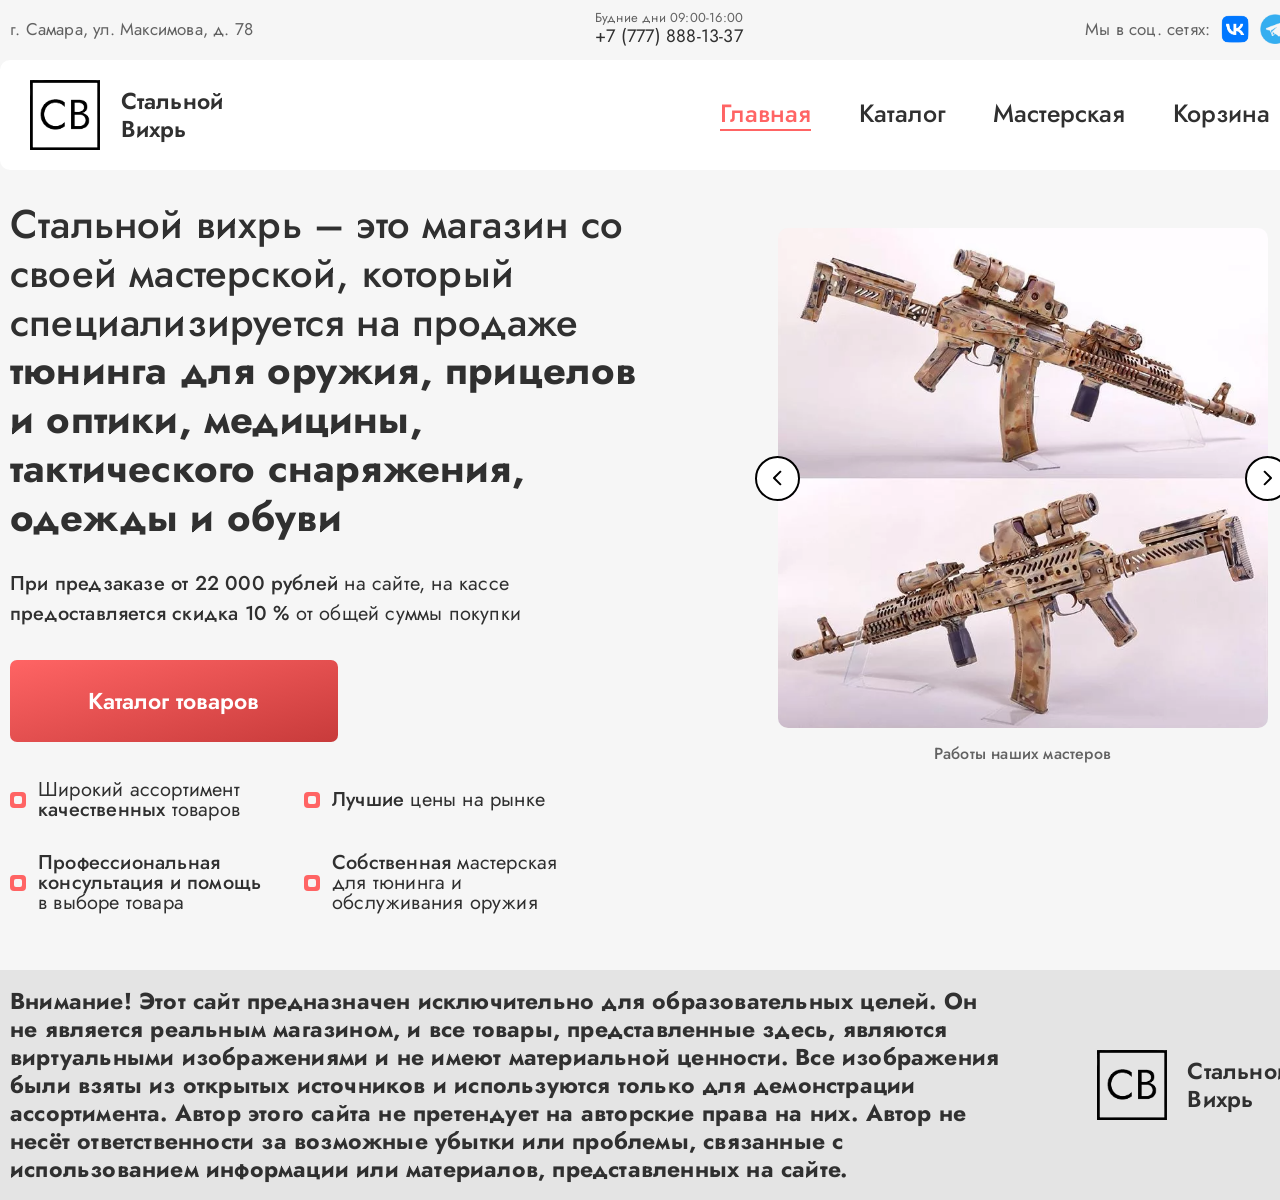
<file: index.html>
<!DOCTYPE html>
<html lang="ru">
<head>
    <meta charset="UTF-8">
    <meta name="viewport" content="width=device-width, initial-scale=1.0">
    <title>Стальной вихрь</title>
    <link rel="stylesheet" href="./css/main.css">
</head>
<body>
    <header>
        <div class="container-main">
            <div class="header-top">
                <p class="header-top__adres">г. Самара, ул. Максимова, д. 78</p>
                <span class="header-top__contact-info">
                    <p class="header-top__contact-info__working-hours">Будние дни 09:00-16:00</p>
                    <p class="header-top__contact-info__telephone">+7 (777) 888-13-37</p>
                </span>
                <div class="header-top__our-social-networks">
                    <p class="header-top__our-social-networks__text">Мы в соц. сетях:</p>
                    <a href="#!"><img class="vk-logo" src="./img/header/header_vk_logo.png" alt="ВК"></a>
                    <a href="#!"><img class="tg-logo" src="./img/header/header_tg_logo.png" alt="ТГ"></a>
                </div>
            </div>
            <div class="header-bottom">
                <nav class="header-bottom__nav">
                    <div class="header-bottom__nav__block">
                        <div class="header-bottom__nav__block__logo">
                            <a href="./index.html"><img src="./img/header/logo.png"></a>
                            <a href="./index.html"><h2>Стальной<br>Вихрь</h2></a>
                        </div>
                        <ul class="header-bottom__nav__block__list">
                            <li><a class="active">Главная</a></li>
                            <li><a class="inactive" href="./pages/catalog.html">Каталог</a></li>
                            <li><a class="inactive" href="./pages/workshop.html">Мастерская</a></li>
                            <li><a class="inactive" href="./pages/basket.html">Корзина</a></li>
                            <!-- <li><a class="inactive" href="#!">Поиск</a></li> -->
                        </ul>
                    </div>
                </nav>
            </div>
        </div>
    </header>
    <main>
        <div class="container-main">
            <section class="description">
                <div class="description__content">
                    <div class="description__content__store-description">
                        <p class="description__content__store-description__title">
                            Стальной вихрь – это магазин со своей мастерской, который специализируется на продаже
                            <span>тюнинга для оружия, прицелов и оптики, медицины, тактического снаряжения, одежды и
                            обуви</span>
                        </p>
                        <p class="description__content__store-description__special-offer">
                            При предзаказе от 22 000 рублей <span>на сайте, на кассе</span> предоставляется скидка 10 %
                            <span>от общей суммы покупки</span>
                        </p>
                        <a href="./pages/catalog.html" class="btn"><span class="btn_text">Каталог товаров</span></a>
                        <div class="description__content__store-description__bullets">
                            <div class="bullet first-bullet">
                                <p class="first-bullet-text">Широкий ассортимент <span>качественных</span> товаров</p>
                            </div>
                            <div class="bullet second-bullet">
                                <p class="second-bullet-text"><span>Лучшие</span> цены на рынке</p>
                            </div>
                            <div class="bullet third-bullet">
                                <p class="third-bullet-text">
                                    <span>Профессиональная консультация и помощь</span> в выборе товара
                                </p>
                            </div>
                            <div class="bullet fourth-bullet">
                                <p class="fourth-bullet-text">
                                    <span>Собственная</span> мастерская для тюнинга и обслуживания оружия
                                </p>
                            </div>
                        </div>
                    </div>
                </div>
                <div class="description__slider">
                    <div class="description__slider__slider-objects">
                        <div class="description__slider__slider-objects__nav">
                            <label for="s1" class="description__slider__slider-objects__nav__object arrow-left"></label>
                            <label for="s2" class="description__slider__slider-objects__nav__object arrow-right"></label>
                        </div>
                        <div class="description__slider__slider-objects__main-objects">
                            <input type="radio" name="s" id="s1">
                            <input type="radio" name="s" id="s2">
                            <div class="description__slider__slider-objects__main-objects__img s1">
                                <img src="./img/main/slider/primer1.png" alt="Пример работы наших мастеров №1">
                            </div>
                            <div class="description__slider__slider-objects__main-objects__img">
                                <img src="./img/main/slider/primer2.png" alt="Пример работы наших мастеров №2">
                            </div>
                        </div>
                    </div>
                    <p class="description__slider__text">Работы наших мастеров</p>
                </div>
            </section>
        </div>
    </main>
    <footer>
        <div class="container-footer">
            <div class="container-main">
                <div class="footer-info">
                    <p class="footer-info__text">
                        Внимание! Этот сайт предназначен исключительно для образовательных целей. Он не является реальным
                        магазином, и все товары, представленные здесь, являются виртуальными изображениями и не имеют
                        материальной ценности. Все изображения были взяты из открытых источников и используются только для
                        демонстрации ассортимента. Автор этого сайта не претендует на авторские права на них. Автор не несёт
                        ответственности за возможные убытки или проблемы, связанные с использованием информации или
                        материалов, представленных на сайте.
                    </p>
                    <div class="footer-info__logo">
                        <img src="./img/header/logo.png" alt="СВ">
                        <h2>Стальной<br>Вихрь</h2>
                    </div>
                </div>
            </div>
        </div>
    </footer>
    <!-- <div class="popup-search">
        <div class="popup-search__body">
            <div class="popup-poisk">Poisk po saytu</div>
            <div class="popup-tovar">Nazvanie tovara (sslylka)</div>
        </div>
    </div> -->
    <script src="./js/main.js"></script>
</body>

</html>
</file>
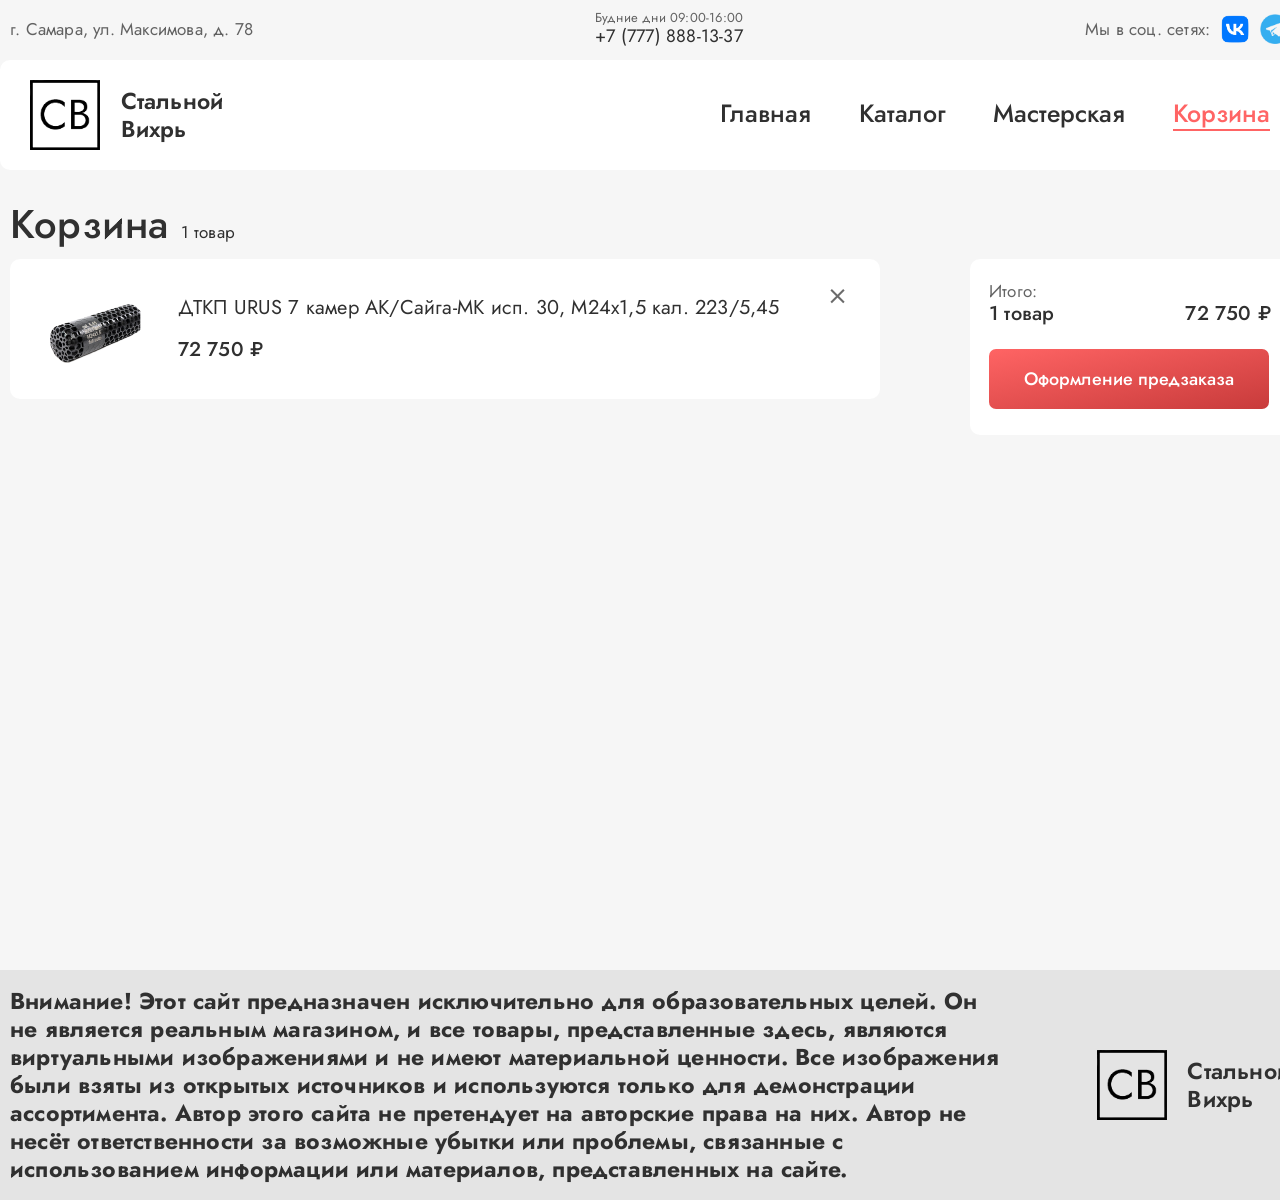
<file: pages/basket.html>
<!DOCTYPE html>
<html lang="ru">

<head>
    <meta charset="UTF-8">
    <meta name="viewport" content="width=device-width, initial-scale=1.0">
    <title>Стальной вихрь</title>
    <link rel="stylesheet" href="./../css/main.css">
</head>

<body>
    <header>
        <div class="container-main">
            <div class="header-top">
                <p class="header-top__adres">г. Самара, ул. Максимова, д. 78</p>
                <span class="header-top__contact-info">
                    <p class="header-top__contact-info__working-hours">Будние дни 09:00-16:00</p>
                    <p class="header-top__contact-info__telephone">+7 (777) 888-13-37</p>
                </span>
                <div class="header-top__our-social-networks">
                    <p class="header-top__our-social-networks__text">Мы в соц. сетях:</p>
                    <a href="#!"><img class="vk-logo" src="./../img/header/header_vk_logo.png" alt="ВК"></a>
                    <a href="#!"><img class="tg-logo" src="./../img/header/header_tg_logo.png" alt="ТГ"></a>
                </div>
            </div>
            <div class="header-bottom">
                <nav class="header-bottom__nav">
                    <div class="header-bottom__nav__block">
                        <div class="header-bottom__nav__block__logo">
                            <a href="./../index.html"><img src="./../img/header/logo.png"></a>
                            <a href="./../index.html">
                                <h2>Стальной<br>Вихрь</h2>
                            </a>
                        </div>
                        <ul class="header-bottom__nav__block__list">
                            <li><a class="inactive" href="./../index.html">Главная</a></li>
                            <li><a class="inactive" href="./catalog.html">Каталог</a></li>
                            <li><a class="inactive" href="./workshop.html">Мастерская</a></li>
                            <li><a class="active">Корзина</a></li>
                            <!-- <li><a class="inactive" href="#!">Поиск</a></li> -->
                        </ul>
                    </div>
                </nav>
            </div>
        </div>
    </header>
    <main>
        <div class="container-main">
            <div class="basket-content">
                <p class="basket-content_text">Корзина <span>1 товар</span></p>
                <div class="chtoto">
                    <div class="basket-content_main">
                        <div class="basket-content_main_card">
                            <div class="basket-content_main_card_items">
                                <div class="basket-content_main_card_items_product">
                                    <img src="./../img/catalog/dtkp-urus-7-kamer.png">
                                    <div class="basket-content_main_card_items_product_text">
                                        <p class="basket-content_main_card_items_product_text_name">ДТКП URUS 7 камер
                                            АК/Сайга-МК исп. 30, М24х1,5 кал. 223/5,45</p>
                                        <p class="basket-content_main_card_items_product_text_price">72 750 ₽</p>
                                    </div>
                                    <div class="basket-content_main_card_items_cross"></div>
                                </div>
                            </div>
                        </div>
                    </div>
                    <div class="basket-content_button">
                        <div class="basket-content_button_items">
                            <div class="basket-content_button_items_text">
                                <div class="basket-content_button_items_text_quantity">
                                    <p class="basket-content_button_items_text_quantity_result-text">Итого:</p>
                                    <p class="basket-content_button_items_text_quantity_number">1 товар</p>
                                </div>
                                <p class="basket-content_button_items_text_price">72 750 ₽</p>
                            </div>
                            <a class="btn basket-content_button_items_button" href="./basket2.html">
                                <span class="btn_text basket-content_button_items_button_text">
                                    Оформление предзаказа
                                </span>
                            </a>
                        </div>
                    </div>
                </div>
            </div>
        </div>
    </main>
    <footer>
        <div class="container-footer">
            <div class="container-main">
                <div class="footer-info">
                    <p class="footer-info__text">
                        Внимание! Этот сайт предназначен исключительно для образовательных целей. Он не является
                        реальным
                        магазином, и все товары, представленные здесь, являются виртуальными изображениями и не имеют
                        материальной ценности. Все изображения были взяты из открытых источников и используются только
                        для
                        демонстрации ассортимента. Автор этого сайта не претендует на авторские права на них. Автор не
                        несёт
                        ответственности за возможные убытки или проблемы, связанные с использованием информации или
                        материалов, представленных на сайте.
                    </p>
                    <div class="footer-info__logo">
                        <img src="./../img/header/logo.png" alt="СВ">
                        <h2>Стальной<br>Вихрь</h2>
                    </div>
                </div>
            </div>
        </div>
    </footer>
    <div class="popup" id="page1">
        <div class="popup__body">
            <div class="popup__body_content">
                <div class="popup__body_content_wrapper">
                    <div class="popup__body_content_text">
                        <span class="popup__body_content_text_warning">Важно</span>
                        <p class="popup__body_content_text_main">
                            Наш интернет-магазин работает по системе предзаказов.<br>
                            Как это работает:<br>
                            · На сайте вы можете выбрать и оформить предзаказ на любой товар из каталога.<br>
                            · Выберите удобное время получения заказа в течение следующих трёх рабочих дней.<br>
                            · После оформления заказа вы получите уникальный код.<br>
                            · В назначенное время приходите в магазин и покажите код на кассе.<br>
                            · После осмотра товара, оплачивайте понравившийся товар на кассе.<br>
                            Благодарим за понимание!
                        </p>
                    </div>
                </div>
                <button class="popup__body_content_button">Хорошо</button>
            </div>
            <!-- <div class="popup__body_close"></div> -->
        </div>
    </div>
    <div class="popup" id="page2">
        <div class="popup__body">
            <div class="popup__body_content">
                <div class="popup__body_content_wrapper">
                    <div class="popup__body_content_text">
                        <span class="popup__body_content_text_warning">Важно</span>
                        <p class="popup__body_content_text_main">
                            
                        </p>
                    </div>
                </div>
                <button class="popup__body_content_button">Хорошо</button>
            </div>
            <!-- <div class="popup__body_close"></div> -->
        </div>
    </div>
    <div class="popup" id="page3">
        <div class="popup__body">
            <div class="popup__body_content">
                <div class="popup__body_content_wrapper">
                    <div class="popup__body_content_text">
                        <span class="popup__body_content_text_warning">Важно</span>
                        <p class="popup__body_content_text_main">
                            Наш интернет-магазин работает по системе предзаказов.<br>
                            Как это работает:<br>
                            · На сайте вы можете выбрать и оформить предзаказ на любой товар из каталога.<br>
                            · Выберите удобное время получения заказа в течение следующих трёх рабочих дней.<br>
                            · После оформления заказа вы получите уникальный код.<br>
                            · В назна
                        </p>
                    </div>
                </div>
                <button class="popup__body_content_button">Хорошо</button>
            </div>
            <!-- <div class="popup__body_close"></div> -->
        </div>
    </div>
    <script src="./../js/main.js"></script>
</body>

</html>
</file>
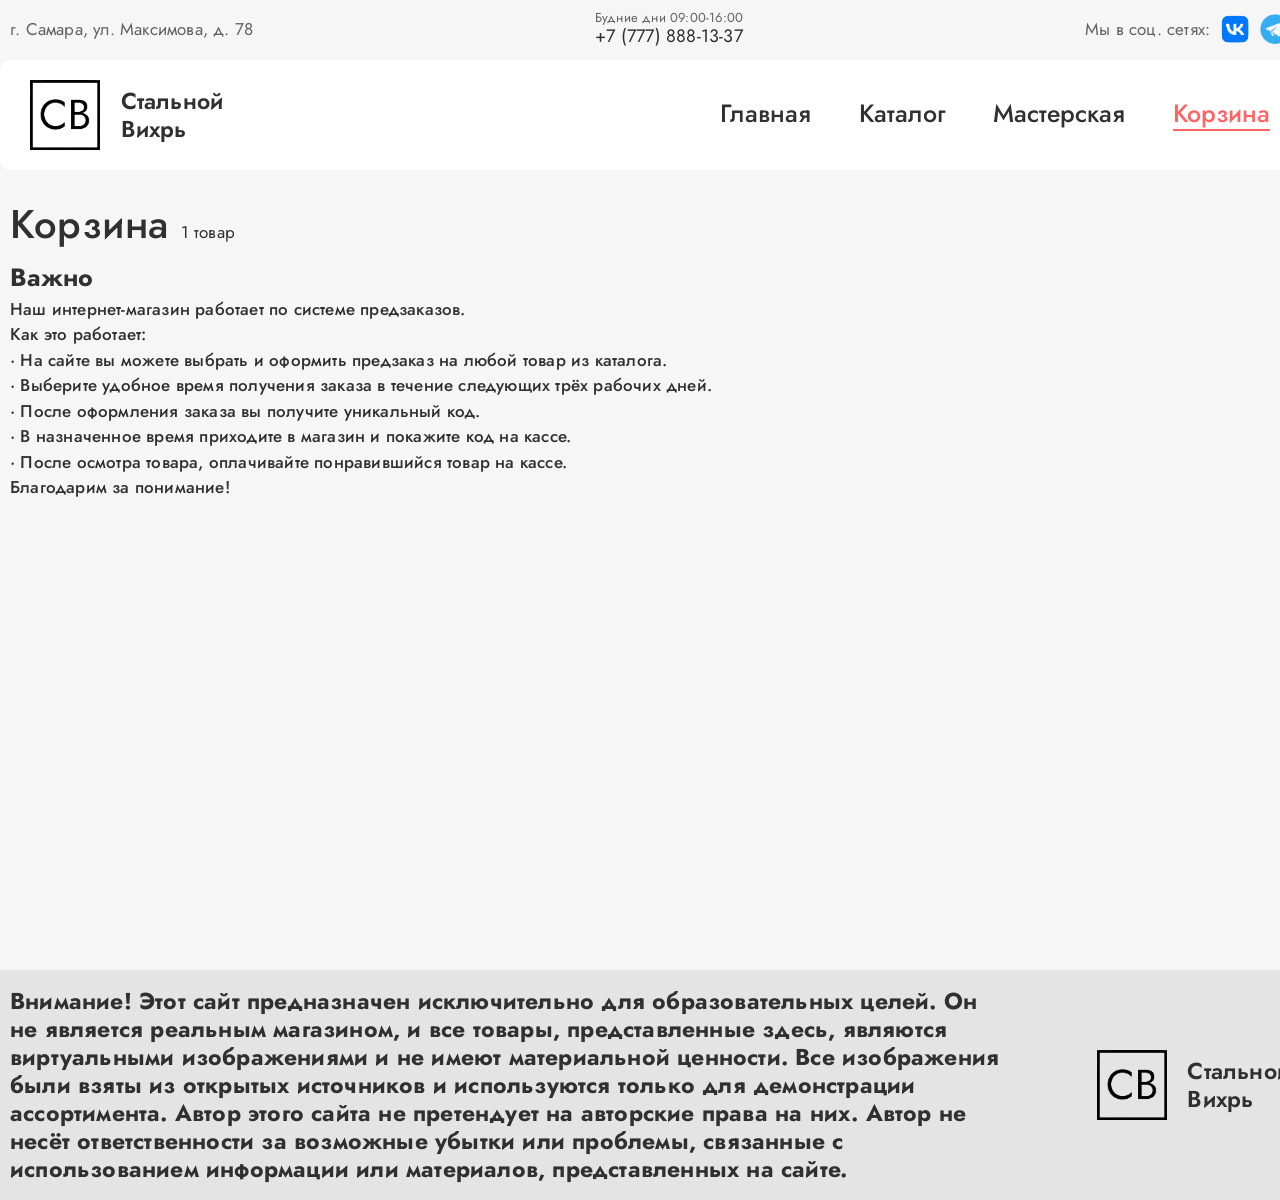
<file: pages/basket2.html>
<!DOCTYPE html>
<html lang="ru">

<head>
    <meta charset="UTF-8">
    <meta name="viewport" content="width=device-width, initial-scale=1.0">
    <title>Стальной вихрь</title>
    <link rel="stylesheet" href="./../css/main.css">
</head>

<body>
    <header>
        <div class="container-main">
            <div class="header-top">
                <p class="header-top__adres">г. Самара, ул. Максимова, д. 78</p>
                <span class="header-top__contact-info">
                    <p class="header-top__contact-info__working-hours">Будние дни 09:00-16:00</p>
                    <p class="header-top__contact-info__telephone">+7 (777) 888-13-37</p>
                </span>
                <div class="header-top__our-social-networks">
                    <p class="header-top__our-social-networks__text">Мы в соц. сетях:</p>
                    <a href="#!"><img class="vk-logo" src="./../img/header/header_vk_logo.png" alt="ВК"></a>
                    <a href="#!"><img class="tg-logo" src="./../img/header/header_tg_logo.png" alt="ТГ"></a>
                </div>
            </div>
            <div class="header-bottom">
                <nav class="header-bottom__nav">
                    <div class="header-bottom__nav__block">
                        <div class="header-bottom__nav__block__logo">
                            <a href="./../index.html"><img src="./../img/header/logo.png"></a>
                            <a href="./../index.html">
                                <h2>Стальной<br>Вихрь</h2>
                            </a>
                        </div>
                        <ul class="header-bottom__nav__block__list">
                            <li><a class="inactive" href="./../index.html">Главная</a></li>
                            <li><a class="inactive" href="./catalog.html">Каталог</a></li>
                            <li><a class="inactive" href="./workshop.html">Мастерская</a></li>
                            <li><a class="active">Корзина</a></li>
                            <!-- <li><a class="inactive" href="#!">Поиск</a></li> -->
                        </ul>
                    </div>
                </nav>
            </div>
        </div>
    </header>
    <main>
        <div class="container-main">
            <div class="basket-content">
                <p class="basket-content_text">Корзина <span>1 товар</span></p>
                <div class="basket-content_main">
                    <div class="basket-content_main_warning">
                        <span class="popup__body_content_text_warning">Важно</span>
                        <p class="popup__body_content_text_main">
                            Наш интернет-магазин работает по системе предзаказов.<br>
                            Как это работает:<br>
                            · На сайте вы можете выбрать и оформить предзаказ на любой товар из каталога.<br>
                            · Выберите удобное время получения заказа в течение следующих трёх рабочих дней.<br>
                            · После оформления заказа вы получите уникальный код.<br>
                            · В назначенное время приходите в магазин и покажите код на кассе.<br>
                            · После осмотра товара, оплачивайте понравившийся товар на кассе.<br>
                            Благодарим за понимание!
                        </p>
                    </div>
                </div>
            </div>
        </div>
    </main>
    <footer>
        <div class="container-footer">
            <div class="container-main">
                <div class="footer-info">
                    <p class="footer-info__text">
                        Внимание! Этот сайт предназначен исключительно для образовательных целей. Он не является
                        реальным
                        магазином, и все товары, представленные здесь, являются виртуальными изображениями и не имеют
                        материальной ценности. Все изображения были взяты из открытых источников и используются только
                        для
                        демонстрации ассортимента. Автор этого сайта не претендует на авторские права на них. Автор не
                        несёт
                        ответственности за возможные убытки или проблемы, связанные с использованием информации или
                        материалов, представленных на сайте.
                    </p>
                    <div class="footer-info__logo">
                        <img src="./../img/header/logo.png" alt="СВ">
                        <h2>Стальной<br>Вихрь</h2>
                    </div>
                </div>
            </div>
        </div>
    </footer>
    <div class="popup" id="page1">
        <div class="popup__body">
            <div class="popup__body_content">
                <div class="popup__body_content_wrapper">
                    <div class="popup__body_content_text">
                        
                    </div>
                </div>
                <button class="popup__body_content_button">Хорошо</button>
            </div>
            <!-- <div class="popup__body_close"></div> -->
        </div>
    </div>
    <div class="popup" id="page2">
        <div class="popup__body">
            <div class="popup__body_content">
                <div class="popup__body_content_wrapper">
                    <div class="popup__body_content_text">
                        <span class="popup__body_content_text_warning">Важно</span>
                        <p class="popup__body_content_text_main">
                            
                        </p>
                    </div>
                </div>
                <button class="popup__body_content_button">Хорошо</button>
            </div>
            <!-- <div class="popup__body_close"></div> -->
        </div>
    </div>
    <div class="popup" id="page3">
        <div class="popup__body">
            <div class="popup__body_content">
                <div class="popup__body_content_wrapper">
                    <div class="popup__body_content_text">
                        
                    </div>
                </div>
                <button class="popup__body_content_button">Хорошо</button>
            </div>
            <!-- <div class="popup__body_close"></div> -->
        </div>
    </div>
    <script src="./../js/main.js"></script>
</body>

</html>
</file>
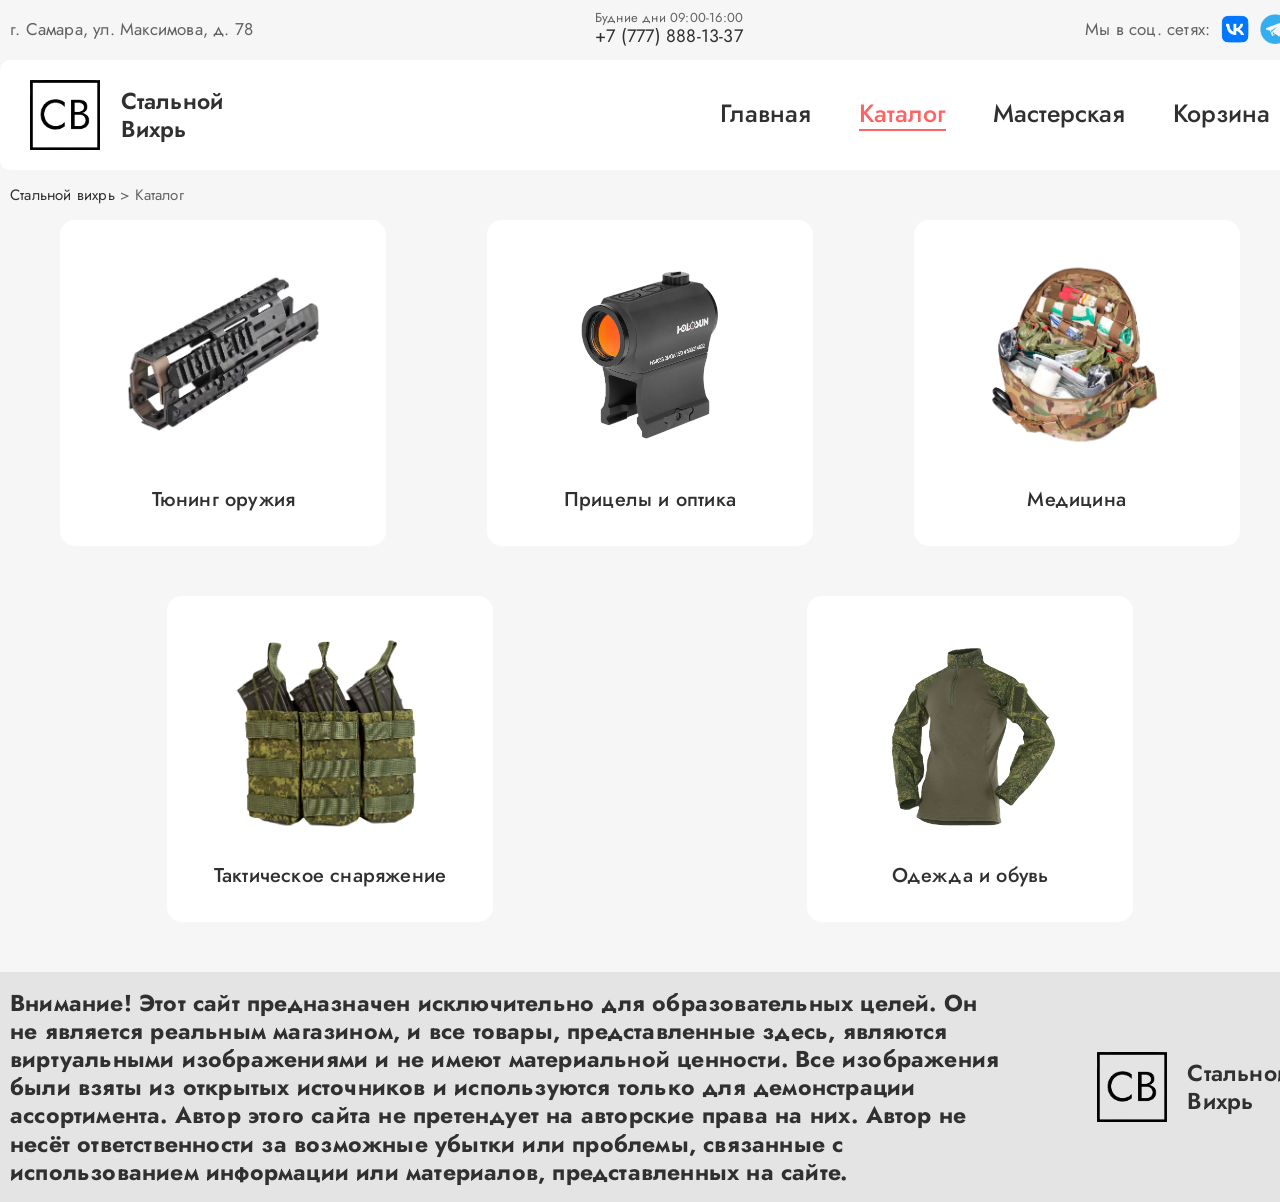
<file: pages/catalog.html>
<!DOCTYPE html>
<html lang="ru">

<head>
    <meta charset="UTF-8">
    <meta name="viewport" content="width=device-width, initial-scale=1.0">
    <title>Стальной вихрь</title>
    <link rel="stylesheet" href="./../css/main.css">
</head>

<body>
    <header>
        <div class="container-main">
            <div class="header-top">
                <p class="header-top__adres">г. Самара, ул. Максимова, д. 78</p>
                <span class="header-top__contact-info">
                    <p class="header-top__contact-info__working-hours">Будние дни 09:00-16:00</p>
                    <p class="header-top__contact-info__telephone">+7 (777) 888-13-37</p>
                </span>
                <div class="header-top__our-social-networks">
                    <p class="header-top__our-social-networks__text">Мы в соц. сетях:</p>
                    <a href="#!"><img class="vk-logo" src="./../img/header/header_vk_logo.png" alt="ВК"></a>
                    <a href="#!"><img class="tg-logo" src="./../img/header/header_tg_logo.png" alt="ТГ"></a>
                </div>
            </div>
            <div class="header-bottom">
                <nav class="header-bottom__nav">
                    <div class="header-bottom__nav__block">
                        <div class="header-bottom__nav__block__logo">
                            <a href="./../index.html"><img src="./../img/header/logo.png"></a>
                            <a href="./../index.html">
                                <h2>Стальной<br>Вихрь</h2>
                            </a>
                        </div>
                        <ul class="header-bottom__nav__block__list">
                            <li><a class="inactive" href="./../index.html">Главная</a></li>
                            <li><a class="active">Каталог</a></li>
                            <li><a class="inactive" href="./workshop.html">Мастерская</a></li>
                            <li><a class="inactive" href="./basket.html">Корзина</a></li>
                            <!-- <li><a class="inactive" href="#!">Поиск</a></li> -->
                        </ul>
                    </div>
                </nav>
            </div>
        </div>
    </header>
    <main>
        <div class="container-catalog">
            <p class="container-catalog_nav">
                <a href="./../index.html">Стальной вихрь</a> <span>> Каталог</span>
            </p>
            <div class="znachki-tovarov">
                <a href="./tuning.html">
                    <div class="znachok perviy-znachok">
                        <img class="fotka-znacka" src="./../img/catalog/c_agressor.png">
                        <p>Тюнинг оружия</p>
                    </div>
                </a>
                <a href="#!">
                    <div class="znachok perviy-znachok">
                        <img class="fotka-znacka" src="./../img/catalog/kp_holosun_micro_hs403b.png">
                        <p>Прицелы и оптика</p>
                    </div>
                </a>
                <a href="#!">
                    <div class="znachok perviy-znachok">
                        <img class="fotka-znacka" src="./../img/catalog/m_nabor1.png">
                        <p>Медицина</p>
                    </div>
                </a>
                <a href="#!">
                    <div class="znachok perviy-znachok">
                        <img class="fotka-znacka" src="./../img/catalog/podsumok1.png">
                        <p>Тактическое снаряжение</p>
                    </div>
                </a>
                <a href="#!">
                    <div class="znachok perviy-znachok">
                        <img class="fotka-znacka" src="./../img/catalog/br_ana_tactical_(cifra rf).png">
                        <p>Одежда и обувь</p>
                    </div>
                </a>
            </div>
        </div>
    </main>
    <footer>
        <div class="container-footer">
            <div class="container-main">
                <div class="footer-info">
                    <p class="footer-info__text">
                        Внимание! Этот сайт предназначен исключительно для образовательных целей. Он не является
                        реальным
                        магазином, и все товары, представленные здесь, являются виртуальными изображениями и не имеют
                        материальной ценности. Все изображения были взяты из открытых источников и используются только
                        для
                        демонстрации ассортимента. Автор этого сайта не претендует на авторские права на них. Автор не
                        несёт
                        ответственности за возможные убытки или проблемы, связанные с использованием информации или
                        материалов, представленных на сайте.
                    </p>
                    <div class="footer-info__logo">
                        <img src="./../img/header/logo.png" alt="СВ">
                        <h2>Стальной<br>Вихрь</h2>
                    </div>
                </div>
            </div>
        </div>
    </footer>
</body>

</html>
</file>
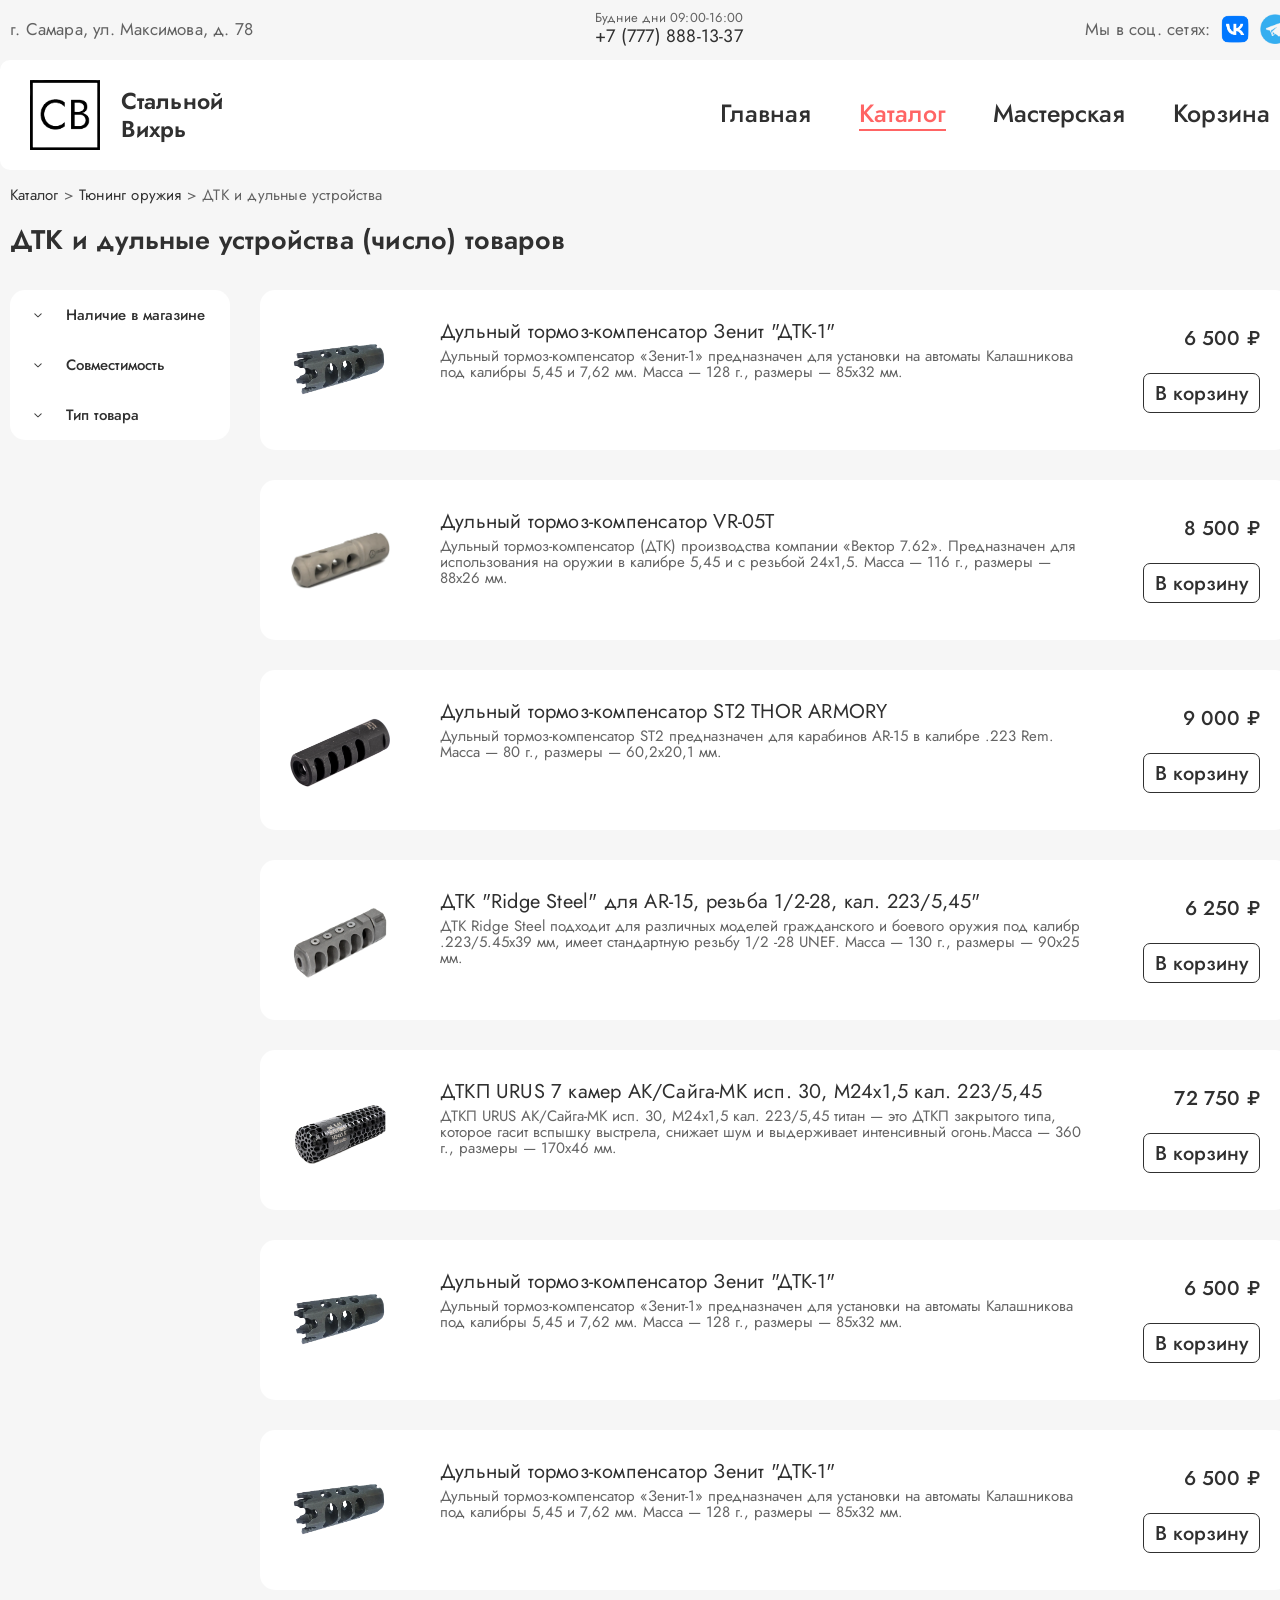
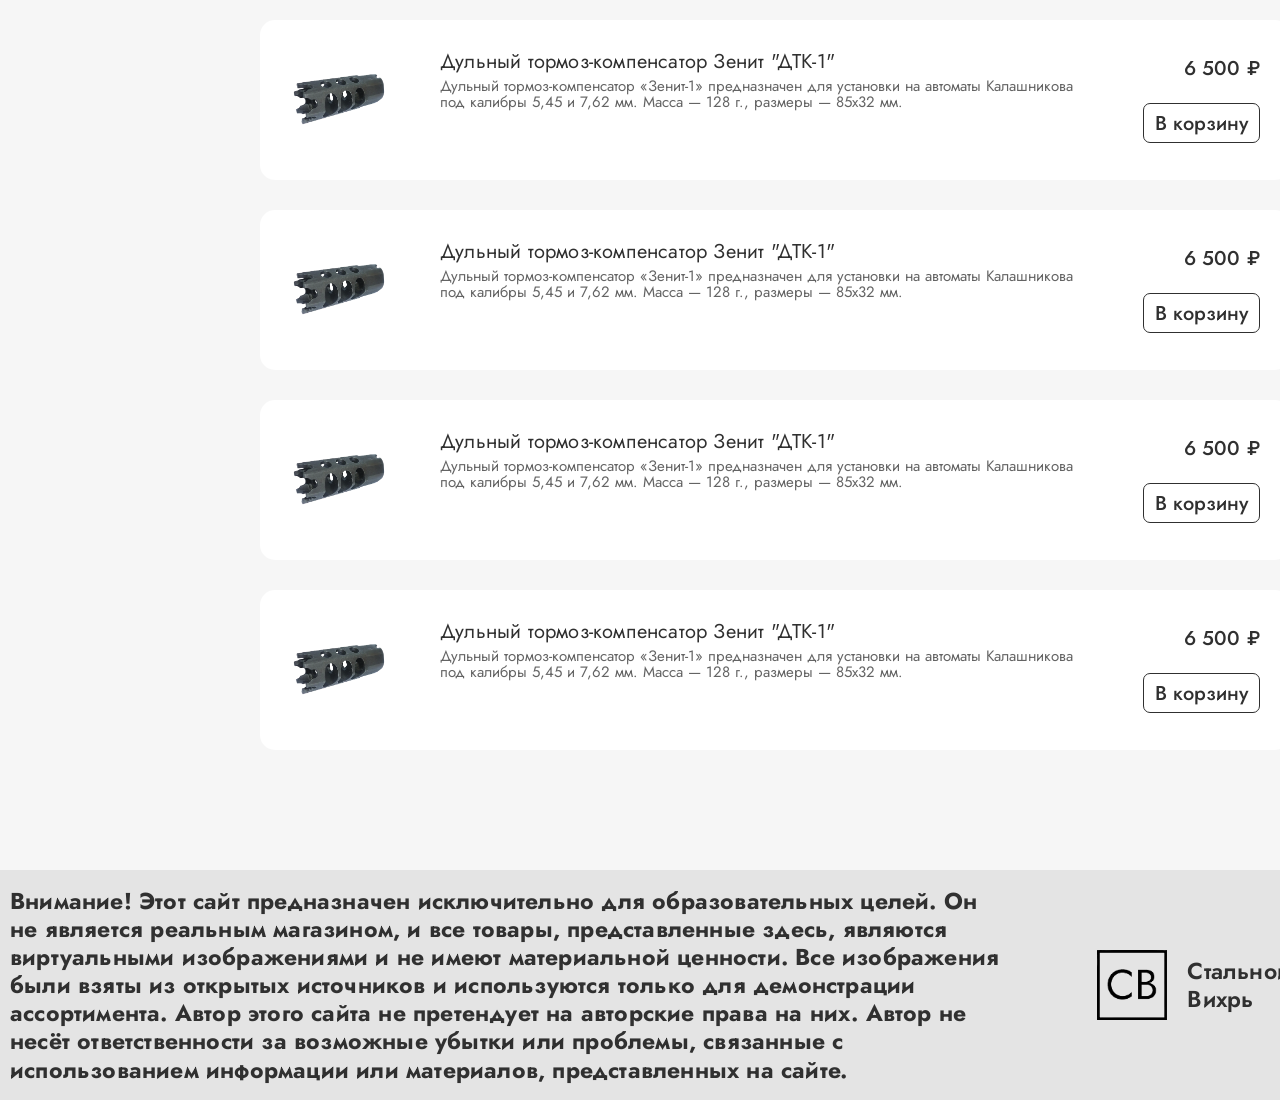
<file: pages/dtk.html>
<!DOCTYPE html>
<html lang="ru">

<head>
    <meta charset="UTF-8">
    <meta name="viewport" content="width=device-width, initial-scale=1.0">
    <title>Стальной вихрь</title>
    <link rel="stylesheet" href="./../css/main.css">
</head>

<body>
    <header>
        <div class="container-main">
            <div class="header-top">
                <p class="header-top__adres">г. Самара, ул. Максимова, д. 78</p>
                <span class="header-top__contact-info">
                    <p class="header-top__contact-info__working-hours">Будние дни 09:00-16:00</p>
                    <p class="header-top__contact-info__telephone">+7 (777) 888-13-37</p>
                </span>
                <div class="header-top__our-social-networks">
                    <p class="header-top__our-social-networks__text">Мы в соц. сетях:</p>
                    <a href="#!"><img class="vk-logo" src="./../img/header/header_vk_logo.png" alt="ВК"></a>
                    <a href="#!"><img class="tg-logo" src="./../img/header/header_tg_logo.png" alt="ТГ"></a>
                </div>
            </div>
            <div class="header-bottom">
                <nav class="header-bottom__nav">
                    <div class="header-bottom__nav__block">
                        <div class="header-bottom__nav__block__logo">
                            <a href="./../index.html"><img src="./../img/header/logo.png"></a>
                            <a href="./../index.html">
                                <h2>Стальной<br>Вихрь</h2>
                            </a>
                        </div>
                        <ul class="header-bottom__nav__block__list">
                            <li><a class="inactive" href="./../index.html">Главная</a></li>
                            <li><a class="active">Каталог</a></li>
                            <li><a class="inactive" href="./workshop.html">Мастерская</a></li>
                            <li><a class="inactive" href="./basket.html">Корзина</a></li>
                            <!-- <li><a class="inactive" href="#!">Поиск</a></li> -->
                        </ul>
                    </div>
                </nav>
            </div>
        </div>
    </header>
    <main>
        <div class="container-catalog">
            <p class="container-catalog_nav">
                <a href="./catalog.html">Каталог</a><span> > </span><a href="./tuning.html">Тюнинг оружия</a> <span>> ДТК и дульные устройства</span>
            </p>
            <div class="dtk-catalog">
                <p class="dtk-description">ДТК и дульные устройства (число) товаров</p>
                <div class="dtk-catalog__objects">
                    <section class="dtk-catalog__objects_nav">
                        <div class="yacheyka">
                            <input class="fghjk" id="ac-1" name="accordion-1" type="checkbox">
                            <div class="obezyanik">
                                <div class="parametr"></div>
                                <label for="ac-1">Наличие в магазине</label>
                            </div>
                            <article>
                                <p>В наличии</p>
                            </article>
                        </div>
                        <div class="yacheyka">
                            <input class="fghjk" id="ac-2" name="accordion-1" type="checkbox">
                            <div class="obezyanik">
                                <div class="parametr"></div>
                                <label for="ac-2">Совместимость</label>
                            </div>
                            <article>
                                <p>АК - платформа</p>
                                <p>AR - платформа</p>
                            </article>
                        </div>
                        <div class="yacheyka">
                            <input class="fghjk" id="ac-3" name="accordion-1" type="checkbox">
                            <div class="obezyanik">
                                <div class="parametr"></div>
                                <label for="ac-3">Тип товара</label>
                            </div>
                            <article>
                                <p>ДТК закрытого типа</p>
                                <p>ДТК открытого типа</p>
                                <p>Пламегасители</p>
                            </article>
                        </div>
                    </section>

                    <div class="dtk-catalog__objects_products">
                        <div class="product">
                            <div class="product-content">
                                <div class="product-content-description">
                                    <img src="./../img/catalog/dtk-1_zenit.png">
                                    <div class="product-content-description-text">
                                        <p>Дульный тормоз-компенсатор Зенит "ДТК-1"</p>
                                        <span>
                                            Дульный тормоз-компенсатор «Зенит-1» предназначен для установки на автоматы 
                                            Калашникова под калибры 5,45 и 7,62 мм. Масса — 128 г., размеры — 85х32 мм.
                                        </span>
                                    </div>
                                </div>
                                <div class="product-content-price">
                                    <p>6 500 ₽</p>
                                    <div class="btn-catalog"><span class="btn_text">В корзину</span></div>
                                </div>
                            </div>
                        </div>
                        <div class="product">
                            <div class="product-content">
                                <div class="product-content-description">
                                    <img src="./../img/catalog/dtk-VR-05Т.png">
                                    <div class="product-content-description-text">
                                        <p>Дульный тормоз-компенсатор VR-05Т</p>
                                        <span>
                                            Дульный тормоз-компенсатор (ДТК) производства компании «Вектор 7.62». 
                                            Предназначен для использования на оружии в калибре 5,45 и с резьбой 24х1,5.
                                            Масса — 116 г., размеры — 88х26 мм.
                                        </span>
                                    </div>
                                </div>
                                <div class="product-content-price">
                                    <p>8 500 ₽</p>
                                    <div class="btn-catalog"><span class="btn_text">В корзину</span></div>
                                </div>
                            </div>
                        </div>
                        <div class="product">
                            <div class="product-content">
                                <div class="product-content-description">
                                    <img src="./../img/catalog/dtk-st2_thor-armory.png">
                                    <div class="product-content-description-text">
                                        <p>Дульный тормоз-компенсатор ST2 THOR ARMORY</p>
                                        <span>
                                            Дульный тормоз-компенсатор ST2 предназначен для карабинов AR-15 в калибре .223 Rem. Масса — 80 г., размеры — 60,2х20,1 мм.
                                        </span>
                                    </div>
                                </div>
                                <div class="product-content-price">
                                    <p>9 000 ₽</p>
                                    <div class="btn-catalog"><span class="btn_text">В корзину</span></div>
                                </div>
                            </div>
                        </div>
                        <div class="product">
                            <div class="product-content">
                                <div class="product-content-description">
                                    <img src="./../img/catalog/dtk-Ridge Steel-dlya-ar-15.png">
                                    <div class="product-content-description-text">
                                        <p>ДТК "Ridge Steel" для AR-15, резьба 1/2-28, кал. 223/5,45"</p>
                                        <span>
                                            ДТК Ridge Steel подходит для различных моделей гражданского и боевого оружия под 
                                            калибр .223/5.45х39 мм, имеет стандартную резьбу 1/2 -28 UNEF. Масса — 130 г., размеры — 90х25 мм.
                                        </span>
                                    </div>
                                </div>
                                <div class="product-content-price">
                                    <p>6 250 ₽</p>
                                    <div class="btn-catalog"><span class="btn_text">В корзину</span></div>
                                </div>
                            </div>
                        </div>
                        <div class="product">
                            <div class="product-content">
                                <div class="product-content-description">
                                    <img src="./../img/catalog/dtkp-urus-7-kamer.png">
                                    <div class="product-content-description-text">
                                        <p>ДТКП URUS 7 камер АК/Сайга-МК исп. 30, М24х1,5 кал. 223/5,45 титан</p>
                                        <span>
                                            ДТКП URUS АК/Сайга-МК исп. 30, М24х1,5 кал. 223/5,45 титан — это ДТКП закрытого 
                                            типа, которое гасит вспышку выстрела, снижает шум и выдерживает интенсивный огонь.Масса — 360 г., размеры — 170х46 мм.
                                        </span>
                                    </div>
                                </div>
                                <div class="product-content-price">
                                    <p>72 750 ₽</p>
                                    <div class="btn-catalog"><span class="btn_text">В корзину</span></div>
                                </div>
                            </div>
                        </div>
                        <div class="product">
                            <div class="product-content">
                                <div class="product-content-description">
                                    <img src="./../img/catalog/dtk-1_zenit.png">
                                    <div class="product-content-description-text">
                                        <p>Дульный тормоз-компенсатор Зенит "ДТК-1"</p>
                                        <span>
                                            Дульный тормоз-компенсатор «Зенит-1» предназначен для установки на автоматы 
                                            Калашникова под калибры 5,45 и 7,62 мм. Масса — 128 г., размеры — 85х32 мм.
                                        </span>
                                    </div>
                                </div>
                                <div class="product-content-price">
                                    <p>6 500 ₽</p>
                                    <div class="btn-catalog"><span class="btn_text">В корзину</span></div>
                                </div>
                            </div>
                        </div>
                        <div class="product">
                            <div class="product-content">
                                <div class="product-content-description">
                                    <img src="./../img/catalog/dtk-1_zenit.png">
                                    <div class="product-content-description-text">
                                        <p>Дульный тормоз-компенсатор Зенит "ДТК-1"</p>
                                        <span>
                                            Дульный тормоз-компенсатор «Зенит-1» предназначен для установки на автоматы 
                                            Калашникова под калибры 5,45 и 7,62 мм. Масса — 128 г., размеры — 85х32 мм.
                                        </span>
                                    </div>
                                </div>
                                <div class="product-content-price">
                                    <p>6 500 ₽</p>
                                    <div class="btn-catalog"><span class="btn_text">В корзину</span></div>
                                </div>
                            </div>
                        </div>
                        <div class="product">
                            <div class="product-content">
                                <div class="product-content-description">
                                    <img src="./../img/catalog/dtk-1_zenit.png">
                                    <div class="product-content-description-text">
                                        <p>Дульный тормоз-компенсатор Зенит "ДТК-1"</p>
                                        <span>
                                            Дульный тормоз-компенсатор «Зенит-1» предназначен для установки на автоматы 
                                            Калашникова под калибры 5,45 и 7,62 мм. Масса — 128 г., размеры — 85х32 мм.
                                        </span>
                                    </div>
                                </div>
                                <div class="product-content-price">
                                    <p>6 500 ₽</p>
                                    <div class="btn-catalog"><span class="btn_text">В корзину</span></div>
                                </div>
                            </div>
                        </div>
                        <div class="product">
                            <div class="product-content">
                                <div class="product-content-description">
                                    <img src="./../img/catalog/dtk-1_zenit.png">
                                    <div class="product-content-description-text">
                                        <p>Дульный тормоз-компенсатор Зенит "ДТК-1"</p>
                                        <span>
                                            Дульный тормоз-компенсатор «Зенит-1» предназначен для установки на автоматы 
                                            Калашникова под калибры 5,45 и 7,62 мм. Масса — 128 г., размеры — 85х32 мм.
                                        </span>
                                    </div>
                                </div>
                                <div class="product-content-price">
                                    <p>6 500 ₽</p>
                                    <div class="btn-catalog"><span class="btn_text">В корзину</span></div>
                                </div>
                            </div>
                        </div>
                        <div class="product">
                            <div class="product-content">
                                <div class="product-content-description">
                                    <img src="./../img/catalog/dtk-1_zenit.png">
                                    <div class="product-content-description-text">
                                        <p>Дульный тормоз-компенсатор Зенит "ДТК-1"</p>
                                        <span>
                                            Дульный тормоз-компенсатор «Зенит-1» предназначен для установки на автоматы 
                                            Калашникова под калибры 5,45 и 7,62 мм. Масса — 128 г., размеры — 85х32 мм.
                                        </span>
                                    </div>
                                </div>
                                <div class="product-content-price">
                                    <p>6 500 ₽</p>
                                    <div class="btn-catalog"><span class="btn_text">В корзину</span></div>
                                </div>
                            </div>
                        </div>
                        <div class="product">
                            <div class="product-content">
                                <div class="product-content-description">
                                    <img src="./../img/catalog/dtk-1_zenit.png">
                                    <div class="product-content-description-text">
                                        <p>Дульный тормоз-компенсатор Зенит "ДТК-1"</p>
                                        <span>
                                            Дульный тормоз-компенсатор «Зенит-1» предназначен для установки на автоматы 
                                            Калашникова под калибры 5,45 и 7,62 мм. Масса — 128 г., размеры — 85х32 мм.
                                        </span>
                                    </div>
                                </div>
                                <div class="product-content-price">
                                    <p>6 500 ₽</p>
                                    <div class="btn-catalog"><span class="btn_text">В корзину</span></div>
                                </div>
                            </div>
                        </div>
                    </div>
                </div>
            </div>
        </div>
    </main>
    <footer>
        <div class="container-footer">
            <div class="container-main">
                <div class="footer-info">
                    <p class="footer-info__text">
                        Внимание! Этот сайт предназначен исключительно для образовательных целей. Он не является
                        реальным
                        магазином, и все товары, представленные здесь, являются виртуальными изображениями и не имеют
                        материальной ценности. Все изображения были взяты из открытых источников и используются только
                        для
                        демонстрации ассортимента. Автор этого сайта не претендует на авторские права на них. Автор не
                        несёт
                        ответственности за возможные убытки или проблемы, связанные с использованием информации или
                        материалов, представленных на сайте.
                    </p>
                    <div class="footer-info__logo">
                        <img src="./../img/header/logo.png" alt="СВ">
                        <h2>Стальной<br>Вихрь</h2>
                    </div>
                </div>
            </div>
        </div>
    </footer>
</body>

</html>
</file>
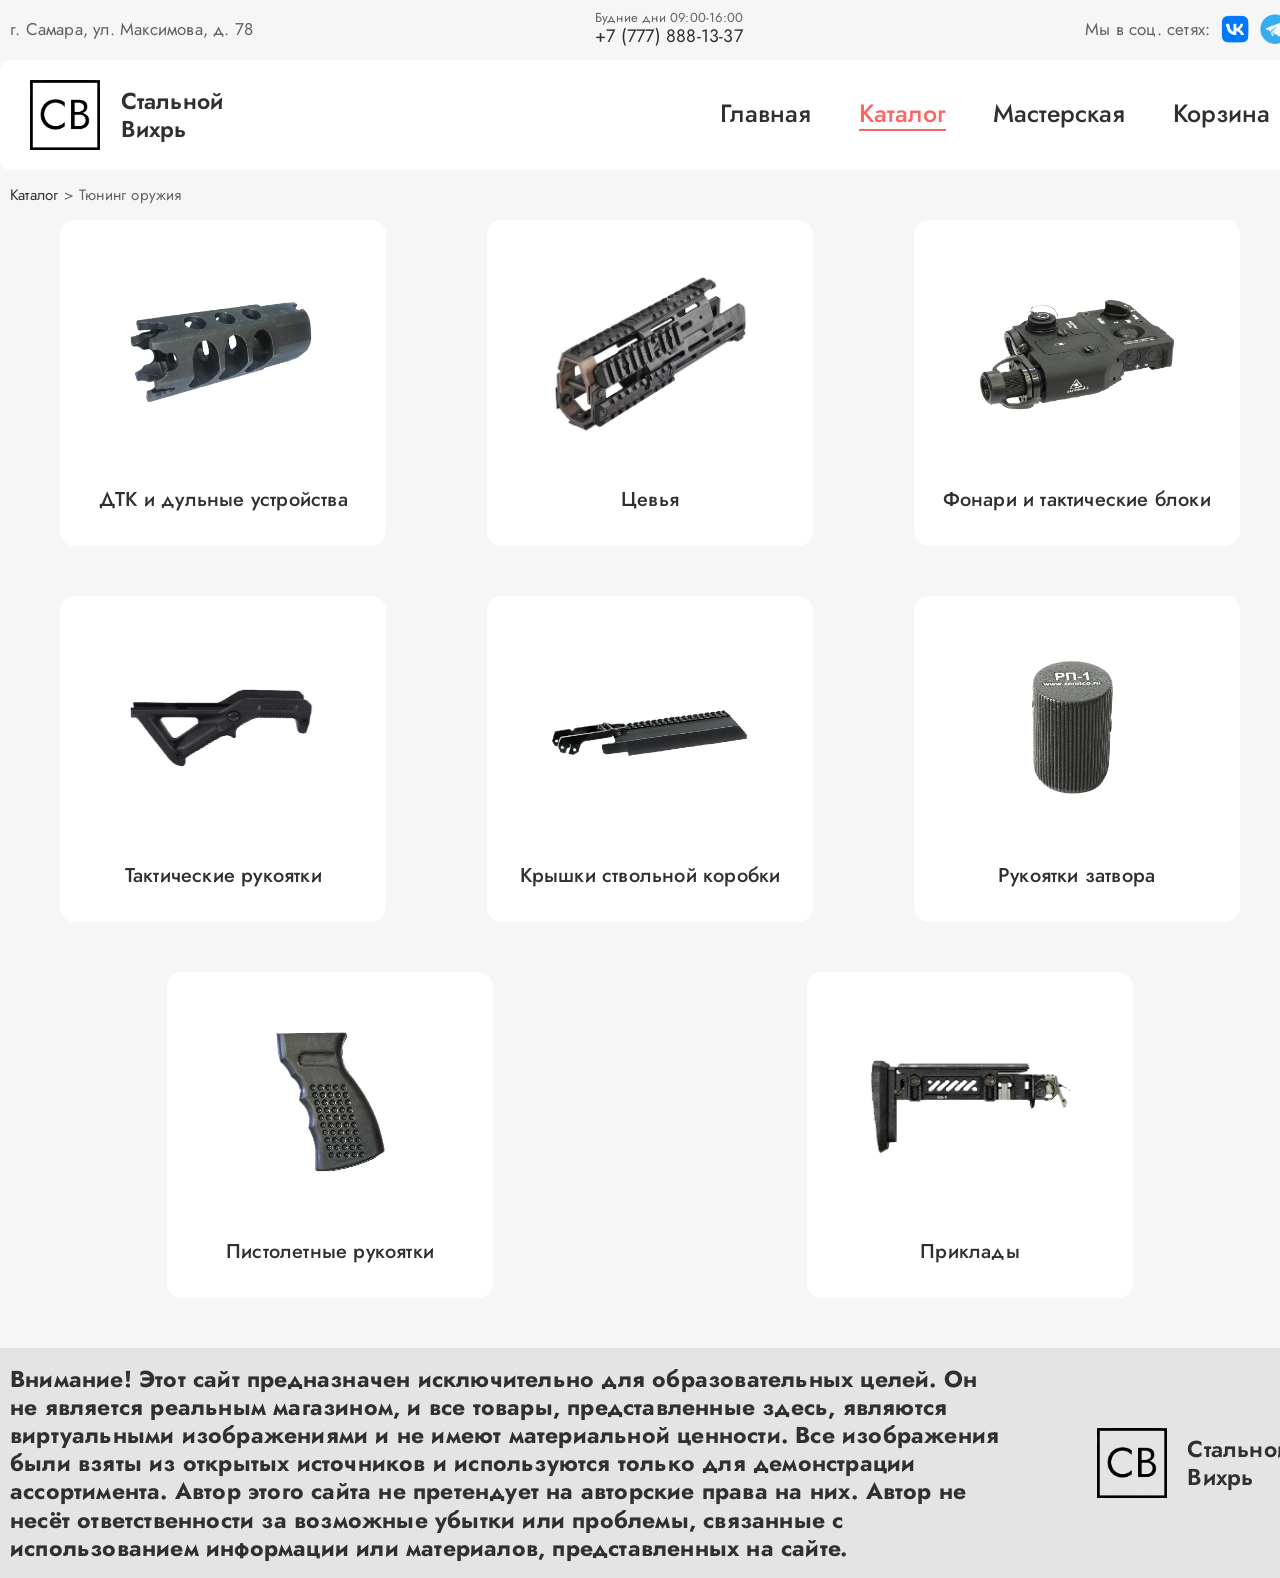
<file: pages/tuning.html>
<!DOCTYPE html>
<html lang="ru">

<head>
    <meta charset="UTF-8">
    <meta name="viewport" content="width=device-width, initial-scale=1.0">
    <title>Стальной вихрь</title>
    <link rel="stylesheet" href="./../css/main.css">
</head>

<body>
    <header>
        <div class="container-main">
            <div class="header-top">
                <p class="header-top__adres">г. Самара, ул. Максимова, д. 78</p>
                <span class="header-top__contact-info">
                    <p class="header-top__contact-info__working-hours">Будние дни 09:00-16:00</p>
                    <p class="header-top__contact-info__telephone">+7 (777) 888-13-37</p>
                </span>
                <div class="header-top__our-social-networks">
                    <p class="header-top__our-social-networks__text">Мы в соц. сетях:</p>
                    <a href="#!"><img class="vk-logo" src="./../img/header/header_vk_logo.png" alt="ВК"></a>
                    <a href="#!"><img class="tg-logo" src="./../img/header/header_tg_logo.png" alt="ТГ"></a>
                </div>
            </div>
            <div class="header-bottom">
                <nav class="header-bottom__nav">
                    <div class="header-bottom__nav__block">
                        <div class="header-bottom__nav__block__logo">
                            <a href="./../index.html"><img src="./../img/header/logo.png"></a>
                            <a href="./../index.html">
                                <h2>Стальной<br>Вихрь</h2>
                            </a>
                        </div>
                        <ul class="header-bottom__nav__block__list">
                            <li><a class="inactive" href="./../index.html">Главная</a></li>
                            <li><a class="active">Каталог</a></li>
                            <li><a class="inactive" href="./workshop.html">Мастерская</a></li>
                            <li><a class="inactive" href="./basket.html">Корзина</a></li>
                            <!-- <li><a class="inactive" href="#!">Поиск</a></li> -->
                        </ul>
                    </div>
                </nav>
            </div>
        </div>
    </header>
    <main>
        <div class="container-catalog">
            <p class="container-catalog_nav">
                <a href="./catalog.html">Каталог</a> <span>> Тюнинг оружия</span>
            </p>
            <div class="znachki-tovarov-tuning">
                <a href="./dtk.html">
                    <div class="znachok perviy-znachok">
                        <img class="fotka-znacka" src="./../img/catalog/dtk-1_zenit.png">
                        <p>ДТК и дульные устройства</p>
                    </div>
                </a>
                <a href="#!">
                    <div class="znachok perviy-znachok">
                        <img class="fotka-znacka" src="./../img/catalog/c_agressor.png">
                        <p>Цевья</p>
                    </div>
                </a>
                <a href="#!">
                    <div class="znachok perviy-znachok">
                        <img class="fotka-znacka" src="./../img/catalog/tb_zenit_perst-3.png">
                        <p>Фонари и тактические блоки</p>
                    </div>
                </a>
                <a href="#!">
                    <div class="znachok perviy-znachok">
                        <img class="fotka-znacka" src="./../img/catalog/tr_magpul_afg(chernaya).png">
                        <p>Тактические рукоятки</p>
                    </div>
                </a>
                <a href="#!">
                    <div class="znachok perviy-znachok">
                        <img class="fotka-znacka" src="./../img/catalog/ksk_zenit_b-33.png">
                        <p>Крышки ствольной коробки</p>
                    </div>
                </a>
                <a href="#!">
                    <div class="znachok perviy-znachok">
                        <img class="fotka-znacka" src="./../img/catalog/rz_zenit_rp-1.png">
                        <p>Рукоятки затвора</p>
                    </div>
                </a>
                <a href="#!">
                    <div class="znachok perviy-znachok">
                        <img class="fotka-znacka" src="./../img/catalog/pr_zenit_rk-3.png">
                        <p>Пистолетные рукоятки</p>
                    </div>
                </a>
                <a href="#!">
                    <div class="znachok perviy-znachok">
                        <img class="fotka-znacka" src="./../img/catalog/p_zenit_pt-1_klassika.png">
                        <p>Приклады</p>
                    </div>
                </a>
            </div>
        </div>
    </main>
    <footer>
        <div class="container-footer">
            <div class="container-main">
                <div class="footer-info">
                    <p class="footer-info__text">
                        Внимание! Этот сайт предназначен исключительно для образовательных целей. Он не является
                        реальным
                        магазином, и все товары, представленные здесь, являются виртуальными изображениями и не имеют
                        материальной ценности. Все изображения были взяты из открытых источников и используются только
                        для
                        демонстрации ассортимента. Автор этого сайта не претендует на авторские права на них. Автор не
                        несёт
                        ответственности за возможные убытки или проблемы, связанные с использованием информации или
                        материалов, представленных на сайте.
                    </p>
                    <div class="footer-info__logo">
                        <img src="./../img/header/logo.png" alt="СВ">
                        <h2>Стальной<br>Вихрь</h2>
                    </div>
                </div>
            </div>
        </div>
    </footer>
</body>

</html>
</file>
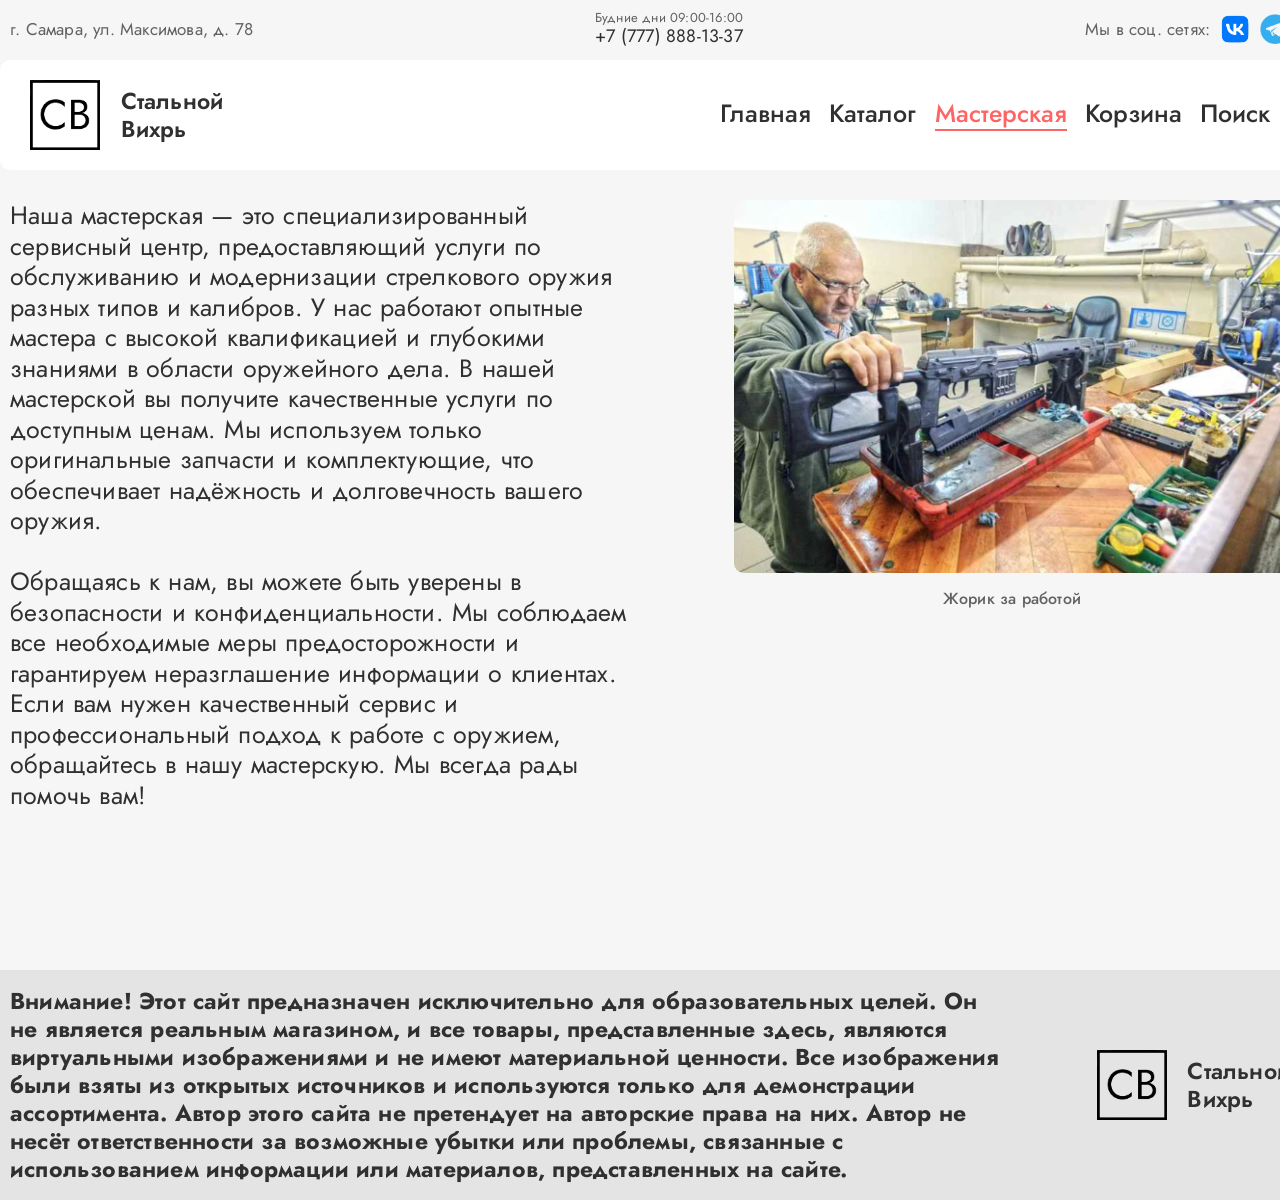
<file: pages/workshop.html>
<!DOCTYPE html>
<html lang="ru">

<head>
    <meta charset="UTF-8">
    <meta name="viewport" content="width=device-width, initial-scale=1.0">
    <title>Стальной вихрь</title>
    <link rel="stylesheet" href="./../css/main.css">
</head>

<body>
    <header>
        <div class="container-main">
            <div class="header-top">
                <p class="header-top__adres">г. Самара, ул. Максимова, д. 78</p>
                <span class="header-top__contact-info">
                    <p class="header-top__contact-info__working-hours">Будние дни 09:00-16:00</p>
                    <p class="header-top__contact-info__telephone">+7 (777) 888-13-37</p>
                </span>
                <div class="header-top__our-social-networks">
                    <p class="header-top__our-social-networks__text">Мы в соц. сетях:</p>
                    <a href="#!"><img class="vk-logo" src="./../img/header/header_vk_logo.png" alt="ВК"></a>
                    <a href="#!"><img class="tg-logo" src="./../img/header/header_tg_logo.png" alt="ТГ"></a>
                </div>
            </div>
            <div class="header-bottom">
                <nav class="header-bottom__nav">
                    <div class="header-bottom__nav__block">
                        <div class="header-bottom__nav__block__logo">
                            <a href="./../index.html"><img src="./../img/header/logo.png"></a>
                            <a href="./../index.html">
                                <h2>Стальной<br>Вихрь</h2>
                            </a>
                        </div>
                        <ul class="header-bottom__nav__block__list">
                            <li><a class="inactive" href="./../index.html">Главная</a></li>
                            <li><a class="inactive" href="./catalog.html">Каталог</a></li>
                            <li><a class="active">Мастерская</a></li>
                            <li><a class="inactive" href="#!">Корзина</a></li>
                            <li><a class="inactive" href="#!">Поиск</a></li>
                        </ul>
                    </div>
                </nav>
            </div>
        </div>
    </header>
    <main>
        <div class="container-main">
            <section class="workshop-description">
                <div class="workshop-description__content">
                    <p class="workshop-description__content_text">
                            Наша мастерская — это специализированный сервисный центр, предоставляющий услуги по
                            обслуживанию и модернизации стрелкового оружия разных типов и калибров. У нас работают
                            опытные мастера с высокой квалификацией и глубокими знаниями в области оружейного дела.
                            В нашей мастерской вы получите качественные услуги по доступным ценам. Мы используем только
                            оригинальные запчасти и комплектующие, что обеспечивает надёжность и долговечность вашего
                            оружия.<br><br>Обращаясь к нам, вы можете быть уверены в безопасности и конфиденциальности. Мы соблюдаем
                            все необходимые меры предосторожности и гарантируем неразглашение информации о клиентах.
                            Если вам нужен качественный сервис и профессиональный подход к работе с оружием, обращайтесь
                            в нашу мастерскую. Мы всегда рады помочь вам!
                    </p>
                </div>
                <div class="workshop-description__right">
                    <picture class="workshop-description__right_img">
                        <img src="./../img/workshop/muzhik.png">
                    </picture>
                    <p class="description__slider__text">Жорик за работой</p>
                </div>
            </section>
        </div>
    </main>
    <footer>
        <div class="container-footer">
            <div class="container-main">
                <div class="footer-info">
                    <p class="footer-info__text">
                        Внимание! Этот сайт предназначен исключительно для образовательных целей. Он не является
                        реальным
                        магазином, и все товары, представленные здесь, являются виртуальными изображениями и не имеют
                        материальной ценности. Все изображения были взяты из открытых источников и используются только
                        для
                        демонстрации ассортимента. Автор этого сайта не претендует на авторские права на них. Автор не
                        несёт
                        ответственности за возможные убытки или проблемы, связанные с использованием информации или
                        материалов, представленных на сайте.
                    </p>
                    <div class="footer-info__logo">
                        <img src="./../img/header/logo.png" alt="СВ">
                        <h2>Стальной<br>Вихрь</h2>
                    </div>
                </div>
            </div>
        </div>
    </footer>
</body>

</html>
</file>
<file: css/main.css>
@import "./reset.css";
@import url('https://fonts.googleapis.com/css2?family=Jost:wght@100..900&display=swap');

body {
    font-family: "Jost", serif;
    background-color: #F6F6F6;
    color: #303030;
    font-weight: 500;
}

body h1, h2, h3, h4, h5, h6, p {
    line-height: 122%;
    letter-spacing: 0.2px;
}

body h2 {
    font-size: 23px;
    font-weight: 600;
}

body a {
    color: inherit;
}

.container-main {
    width: 1300px;
    padding: 0 10px 0;
    margin: 0 auto;
}

main {
    min-height: 800px;
}



/* HEADER */



header {
    position: relative;
    min-height: 160px;
    padding: 10px 0 0;
    margin: 0 auto;
}


/* HEADER top */


.header-top {
    display: flex;
    justify-content: space-between;
    align-items: center;
    text-align: center;
    color: rgba(48, 48, 48, 0.75);
    font-size: 17px;
    font-weight: 400;
    height: 38px;
    margin-bottom: 12px;
}

.header-top__adres {
    height: 21px;
}

.header-top__contact-info__working-hours {
    font-size: 13px;
}

.header-top__contact-info__telephone {
    color: #303030;
    font-size: 18px;
}

.header-top__our-social-networks {
    display: flex;
    justify-content: space-between;
    align-items: center;
    width: 205px;
    height: 30px;
}

.header-top__our-social-networks img {
    max-width: 30px;
    max-height: 30px;
}


/* HEADER bottom */


.header-bottom {
    display: flex;
    align-items: center;
    min-height: 110px;
    margin: 0 -10px;
}

/* Nav */

.header-bottom__nav__block {
    display: flex;
    justify-content: space-between;
    align-items: center;
    padding: 0 30px;
    width: 1300px;
    height: 110px;
    border-radius: 10px;
    background-color: #fff;
}

/* Logo */

.header-bottom__nav__block__logo {
    display: flex;
    justify-content: space-between;
    align-items: center;
    width: 193.25px;
    height: 70px;
}

.header-bottom__nav__block__logo img {
    width: 70px;
    height: 70px;
}

/* Menu */

.header-bottom__nav__block__list {
    display: flex;
    justify-content: space-between;
    width: 550px;
    height: 29px;
    font-size: 25px;
    font-weight: 500;
    line-height: 100%;
}

.header-bottom__nav__block__list a {
    position: relative;
    max-height: 29px;
}

.header-bottom__nav__block__list a.active {
    color: #FF6464;
    cursor: default;
}

.header-bottom__nav__block__list a.active::after,
.header-bottom__nav__block__list a.inactive:hover::after {
    content: "";
    position: absolute;
    left: 0;
    right: 0;
    bottom: 0;
    border-bottom: 2px solid #FF6464;
}

.nav_search {
    cursor: pointer;
}



/* MAIN */



.description {
    display: flex;
    justify-content: space-between;
    padding: 30px 0 57px;
}

.description__content {
    width: 640px;
    height: 713px;
}

.description__content__store-description {
    font-size: 40px;
}

.description__content__store-description__title span {
    font-weight: 700;
}

.description__content__store-description__special-offer {
    width: 550px;
    height: 60px;
    font-size: 20px;
    line-height: 150%;
    margin: 27px 0 31px;
}

.description__content__store-description__special-offer span {
    font-weight: 400;
}

.btn {
    display: inline-block;
    padding: 24px 78px;
    background: linear-gradient(to left top, #C83B3B, #FF6464);
    width: 328px;
    height: 82px;
    border-radius: 7px;
    font-size: 23px;
    font-weight: 600;
    color: #fff;
}

.description__content__store-description__bullets {
    margin-top: 28px;
}

.bullet {
    display: flex;
    align-items: center;
    float: left;
    width: 265px;
    height: 60px;
    padding-left: 28px;
    background: url(./../img/main/bullet.svg) 0 center no-repeat;
}

.bullet p {
    font-size: 20px;
    font-weight: 400;
    line-height: 100%;
}

.bullet span {
    font-weight: 500;
}

.first-bullet,
.second-bullet {
    margin-bottom: 23px;
}

.first-bullet,
.third-bullet {
    margin-right: 29px;
}

/* Slider */

.description__slider {
    position: relative;
    overflow: hidden;
    width: 535px;
    height: 537px;
    margin-top: 28px;
}

.description__slider__slider-objects__main-objects {
    display: flex;
    width: 1100px;
    height: 500px;
}

.description__slider__slider-objects__main-objects__img {
    width: 50%;
    -webkit-transition: .9s;
    -o-transition: .9s;
    transition: .9s;
}

.description__slider__slider-objects__main-objects__img img {
    max-width: 490px;
    height: 500px;
    border-radius: 10px;
    margin-left: 23px;
}

.description__slider__slider-objects__main-objects input {
    position: absolute;
    visibility: hidden;
}

.description__slider__slider-objects__nav {
    position: absolute;
    width: 100%;
    display: flex;
    justify-content: space-between;
    margin: 227.5px 0;
}

.arrow-left {
    background: url(./../img/main/slider/arrow_left.svg) center no-repeat #fff;
}

.arrow-right {
    background: url(./../img/main/slider/arrow_right.svg) center no-repeat #fff;
}

.arrow-left, .arrow-right {
    width: 45px;
    height: 45px;
    border: 2px solid #000;
    border-radius: 50%;
    -webkit-transition: all .5s ease;
    -o-transition: all .5s ease;
    transition: all .5s ease;
}

.description__slider__slider-objects__nav__object:hover {
    background-color: #eeeeee;
}

#s1:checked ~ .s1 {
    margin-left: 0;
}

#s2:checked ~ .s1 {
    margin-left: -50%;
}

.description__slider__text {
    text-align: center;
    color: rgba(48, 48, 48, 0.75);
    padding-top: 16px;
}

/* Workshop page */

.workshop-description {
    display: flex;
    justify-content: space-between;
    padding: 30px 0 176px;
}

.workshop-description__content {
    width: 640px;
    height: 589px;
    font-size: 25px;
    font-weight: 400;
}

.workshop-description__right img {
    width: 556px;
    height: 373px;
    border-radius: 10px;
}

/* Catalog page */

.container-catalog {
    width: 1300px;
    padding: 16px 10px 0;
    margin: 0 auto;
    font-weight: 400;
    font-size: 15px;
}

.container-catalog_nav span {
    color: rgba(48, 48, 48, 0.75);
}

.znachki-tovarov {
    height: 768px;
    margin: 0 auto;
    padding: 16px 0 0;
    display: flex;
    justify-content: space-around;
    flex-wrap: wrap;
}

.znachki-tovarov a {
    width: 326px;
    height: 326px;
}

.znachok {
    width: 326px;
    height: 326px;
    background-color: #fff;
    border-radius: 15px;
    font-weight: 500;
    font-size: 20px;
    display: flex;
    flex-direction: column;
    justify-content: space-evenly;
    align-items: center;
}

.fotka-znacka {
    width: 200px;
    height: 200px;
}

.znachki-tovarov-tuning {
    height: 1144px;
    margin: 0 auto;
    padding: 16px 0 0;
    display: flex;
    justify-content: space-around;
    flex-wrap: wrap;
}

.znachki-tovarov-tuning a {
    width: 326px;
    height: 326px;
}

.dtk-catalog {
    height: 100%;
    padding: 20px 0 120px;
    overflow: hidden;
}

.dtk-description {
    font-size: 27px;
    font-weight: 600;
}

.dtk-catalog__objects {
    height: auto;
    padding: 33px 0 0;
    display: flex;
    justify-content: space-between;
}

.dtk-catalog__objects_nav {
    width: 220px;
    height: 100%;
    border-radius: 15px;
    background-color: #fff;
    font-size: 15px;
    font-weight: 500;
}

.dtk-catalog__objects_nav label{
    width: 140px;
    height: 50px;
    display: flex;
    align-items: center;
}

.fghjk {
    display: none;
}

.dtk-catalog__objects_nav article{
    overflow: hidden;
    height: 0px;
}
.dtk-catalog__objects_nav input:checked ~ article{
    height: 100%;
}

.dtk-catalog__objects_nav article p {
    height: 30px;
    display: flex;
    align-items: center;
    font-weight: 400;
}

.obezyanik {
    display: flex;
    align-items: center;
    justify-content: space-evenly;
}

.parametr {
    display: flex;
    align-items: center;
    background: url(./../img/catalog/Arrow.svg) 0 center no-repeat;
    width: 8px;
    height: 5px;
}

.dtk-catalog__objects_products {
    max-height: 5000px;
    display: flex;
    flex-direction: column;
    row-gap: 30px;
}

.product {
    width: 1030px;
    min-height: 160px;
    border-radius: 15px;
    background-color: #fff;
    display: flex;
    justify-content: center;
    align-items: center;
}

.product-content {
    width: 970px;
    height: 100px;
    display: flex;
    justify-content: space-between;
    align-items: center;
    font-size: 20px;
}

.product-content-description {
    display: flex;
    justify-content: space-between;
    align-items: center;
    width: 800px;
    height: 100px;
}

.product-content-description img {
    width: 100px;
    height: 100px;
}

.product-content-description-text {
    width: 650px;
    height: 100px;
    display: flex;
    flex-direction: column;
    row-gap: 5px;
}

.product-content-description-text p {
    overflow: hidden;
}

.product-content-description-text p {
    height: 24px;
}

.product-content-description-text span {
    font-size: 15px;
    max-height: 76px;
    line-height: 105%;
    color: rgba(48, 48, 48, 0.75);
}

.product-content-price {
    width: 117px;
    height: 86px;
    display: flex;
    flex-direction: column;
    justify-content: space-between;
    align-items: flex-end;
    font-weight: 500;
}

.btn-catalog {
    width: 117px;
    height: 40px;
    display: flex;
    align-items: center;
    justify-content: center;
    border: 1px solid #303030;
    border-radius: 7px;
}

/* Basket */

.basket-content {
    padding-top: 30px;
}

.chtoto {
    display: flex;
    justify-content: space-between;
    padding-top: 10px;
}

.basket-content_text {
    height: 49px;
    font-size: 40px;
}

.basket-content_text span {
    font-size: 17px;
    font-weight: 400;
}

.basket-content_main_card {
    width: 870px;
    height: 140px;
    background-color: #fff;
    border-radius: 10px;
    display: flex;
    justify-content: center;
    align-items: center;
}

.basket-content_main_card_items {
    width: 800px;
    height: 100px;
    display: flex;
    justify-content: space-between;
    align-items: center;
}

.basket-content_main_card_items_product {
    width: 800px;
    display: flex;
    justify-content: space-between;
}

.basket-content_main_card_items_product img {
    width: 100px;
    height: 100px;
}

.basket-content_main_card_items_product_text {
    width: 620px;
    display: flex;
    flex-direction: column;
    justify-content: space-evenly;
    font-size: 20px;
}

.basket-content_main_card_items_product_text_name {
    height: 24.41px;
    font-weight: 400;
    overflow: hidden;
}

.basket-content_main_card_items_cross {
    margin-top: 10px;
    background: url(./../img/basket/cross.svg) no-repeat;
    width: 15px;
    height: 15px;
}

.basket-content_button {
    width: 320px;
    height: 176px;
    border-radius: 10px;
    background-color: #fff;
    display: flex;
    justify-content: center;
    align-items: center;
}

.basket-content_button_items {
    width: 282px;
    height: 124px;
    display: flex;
    flex-direction: column;
    justify-content: space-between;
}

.basket-content_button_items_text {
    width: 282px;
    height: 41px;
    display: flex;
    justify-content: space-between;
    align-items: flex-end;
    font-size: 20px;
}

.basket-content_button_items_text_quantity_result-text {
    font-size: 17px;
    font-weight: 400;
    color: rgba(48, 48, 48, 0.75);
}

.basket-content_button_items_button {
    width: 280px;
    height: 60px;
    font-size: 18px;
    font-weight: 500;
    padding: 0;
    display: flex;
    justify-content: center;
    align-items: center;
    cursor: pointer;
}

.basket-content_main_warning {
    padding-top: 10px;
}



/* FOOTER */



footer {
    font-size: 23px;
    font-weight: 700;
}

.container-footer {
    min-width: 1300px;
    background-color: rgba(211, 211, 211, 0.5);
}

.footer-info {
    display: flex;
    justify-content: space-between;
    align-items: center;
    height: 230px;
}

.footer-info__text {
    width: 1000px;
    height: 196px;
}

.footer-info__logo {
    display: flex;
    justify-content: space-between;
    align-items: center;
    width: 193.25px;
    height: 70px;
}

.footer-info__logo img {
    height: 70px;
    width: 70px;
}


/* Popups */
.popup {
    display: none;
    width: 100%;
    height: 100%;
    position: fixed;
    left: 0;
    top: 0;
    z-index: 2;
    background-color: rgba(0, 0, 0, 0.5);
    justify-content: center;
    align-items: center;
}

.popup__body {
    width: 800px;
    height: 600px;
    background-color: #F6F6F6;
    border-radius: 15px;
}

.popup__body_content {
    width: 100%;
    height: 100%;
    display: flex;
    flex-direction: column;
    justify-content: space-evenly;
    align-items: center;
}

.popup__body_content_wrapper {
    width: 720px;
    height: 430px;
    background-color: #fff;
    border-radius: 10px;
    display: flex;
    justify-content: center;
    padding-top: 30px;
}

.popup__body_content_text {
    width: 650px;
    height: 330px;
}

.popup__body_content_text_warning {
    font-size: 25px;
    font-weight: 700;
    line-height: 150%;
}

.popup__body_content_text_main {
    font-size: 17px;
    line-height: 150%;
}

.popup__body_content_button {
    width: 285px;
    height: 60px;
    background-color: #fff;
    border-radius: 10px;
    display: flex;
    justify-content: center;
    align-items: center;
    font-size: 17px;
    font-weight: 700;
}

.popup__body_close {
    position: absolute;
    background: url(./../img/basket/cross.svg) no-repeat;
    width: 15px;
    height: 15px;
}
</file>
